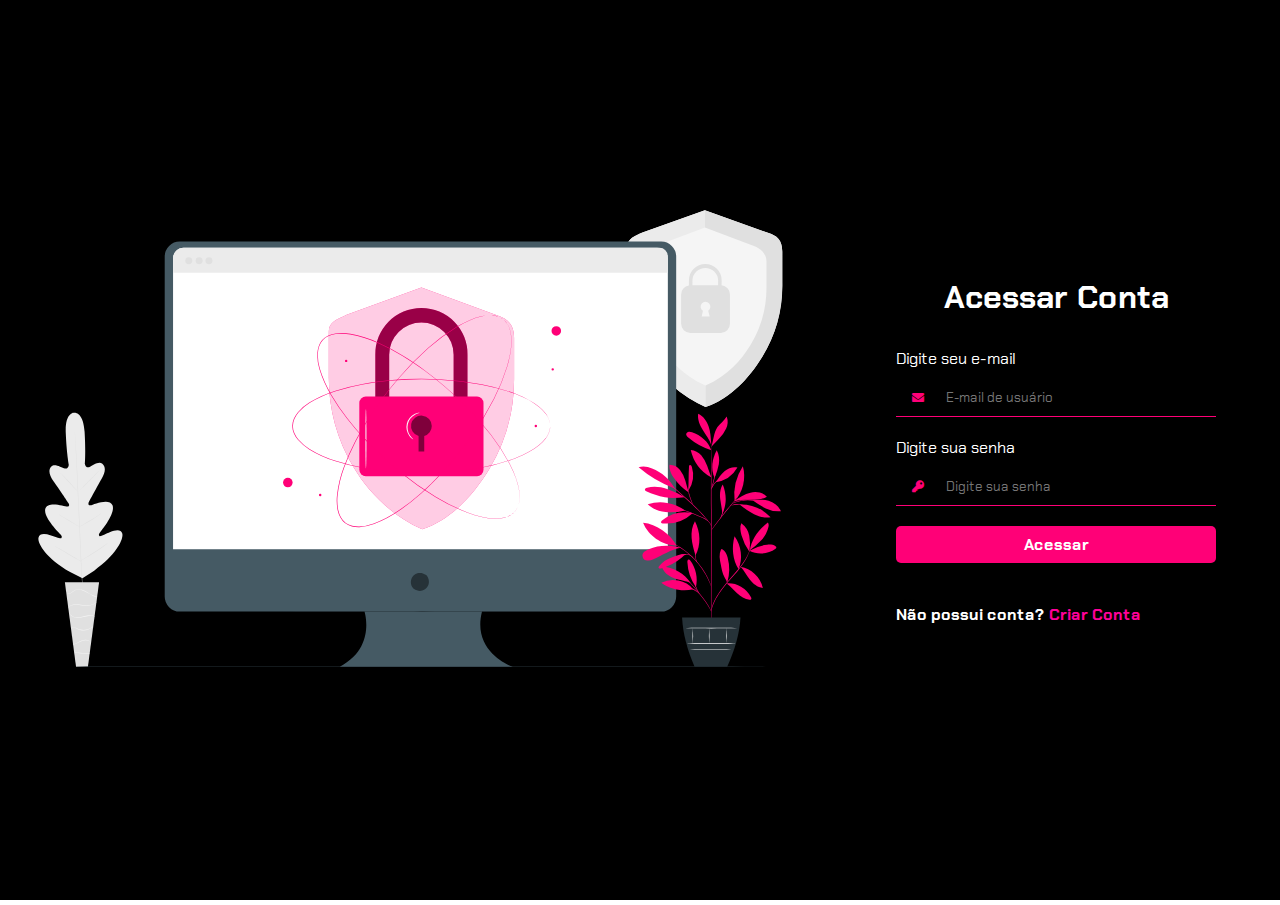
<file: login.html>
<!DOCTYPE html>
<html lang="en">

<head>
    <meta charset="UTF-8">
    <meta http-equiv="X-UA-Compatible" content="IE=edge">
    <meta name="viewport" content="width=device-width, initial-scale=1.0">
    <link rel="stylesheet" href="https://cdnjs.cloudflare.com/ajax/libs/font-awesome/5.15.3/css/all.min.css">
    <link rel="stylesheet" href="css/auth.css">
    <title>Acessar Conta</title>
</head>

<body>
    <div class="container">
        <div class="left">
            <img src="img/auth.svg" alt="">
        </div>
        <div class="right">
            <h1>Acessar Conta</h1>
            <div class="input-field">
                <label>Digite seu e-mail</label>
                <input type="email" id="loginemail" placeholder="E-mail de usuário">
                <i class="fas fa-envelope"></i>
            </div>
            <div class="input-field">
                <label>Digite sua senha</label>
                <input name="passw" type="password" id="loginpassword" placeholder="Digite sua senha">
                <i class="fas fa-key"></i>
            </div>
            <div class="input-field">
                <button id="login" onclick="userLogin()">Acessar</button>
            </div>
            <br />
            <p>Não possui conta? <a href="register.html"> Criar Conta</a></p>
        </div>
    </div>
    <script src="js/middleware/isAuth.js"></script>
    <script src="js/user.js"></script>
</body>
</html>
</file>
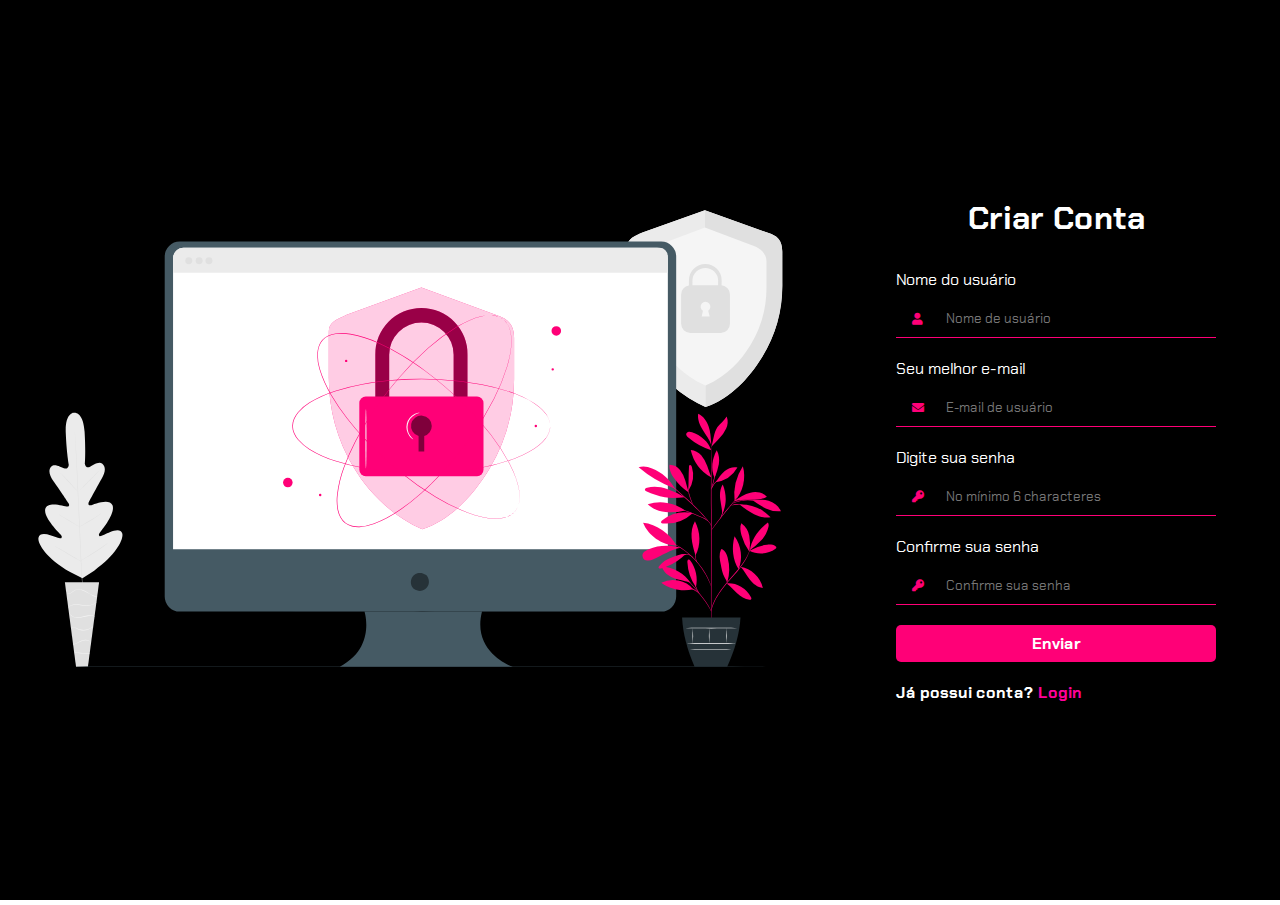
<file: register.html>
<!DOCTYPE html>
<html lang="en">

<head>
    <meta charset="UTF-8">
    <meta http-equiv="X-UA-Compatible" content="IE=edge">
    <meta name="viewport" content="width=device-width, initial-scale=1.0">
    <link rel="stylesheet" href="https://cdnjs.cloudflare.com/ajax/libs/font-awesome/5.15.3/css/all.min.css">
    <link rel="stylesheet" href="css/auth.css">
    <title>Registro de usuários</title>
</head>

<body>
    <div class="container">
       <div class="left">
           <img src="img/auth.svg" alt="">
       </div>
       <div class="right">
        <h1>Criar Conta</h1>
        <div class="input-field">
            <label>Nome do usuário</label>
            <input type="text" id="name" placeholder="Nome de usuário">
            <i class="fas fa-user"></i>
        </div>
        <div class="input-field">
            <label>Seu melhor e-mail</label>
            <input type="email" id="email" placeholder="E-mail de usuário">
            <i class="fas fa-envelope"></i>
        </div>
        <div class="input-field">
            <label>Digite sua senha</label>
            <input type="password" id="password" placeholder="No mínimo 6 characteres">
            <i class="fas fa-key"></i>
        </div>
        <div class="input-field">
            <label>Confirme sua senha</label>
            <input type="password" id="confPassword" placeholder="Confirme sua senha">
            <i class="fas fa-key"></i>
        </div>
        <div class="input-field">
            <button id="register" onclick="userRegister()">Enviar</button>
        </div>
        <p>Já possui conta? <a href="login.html">Login</a></p>
    </div>
    </div>
    <script src="js/middleware/isAuth.js"></script>
    <script src="js/user.js"></script>
</body>
</html>
</file>
<file: css/auth.css>
@import url('https://fonts.googleapis.com/css2?family=Chakra+Petch&display=swap');
:root {
    --pink: #ff0077;
}

* {
    margin: 0;
    padding: 0;
    box-sizing: border-box;
    font-family: "Chakra Petch", sans-serif;
}

.container {
    display: flex;
    height: 100vh;
    background: #000;
}

.left{
    width:65%;
}

.left img{
    width:100%;
    height:100%;
}

.right {
    width:35%;
    display: flex;
    flex-direction: column;
    margin:auto;
    padding:5%;
}

h1 {
    text-align: center;
    margin-bottom: 30px;
    color: #fff;
}

.input-field {
    position:relative;
    display: flex;
    flex-direction: column;
    margin-bottom: 20px;
}

.input-field label{
    margin-bottom: 10px;
    color:#fff;
}

.input-field input {
    padding:10px 10px 10px 50px;
    border:none;
    border-bottom:1px solid var(--pink);
    background: transparent;
    color:#fff;
    outline:none;
    transition:all ease 0.5s;
}
 .input-field input:focus{
    border-bottom:1px solid #fff;
}

.input-field i.fas{
    position:absolute;
    top:44px;
    left:16px;
    color:var(--pink);
    font-size:12px;
}

.input-field i.far{
    position:absolute;
    top:44px;
    right:16px;
    color:var(--pink);
    font-size:12px;
    cursor:pointer;
}

#hide{
    display: none;
}

.input-field button {
    background: var(--pink);
    border-radius: 5px;
    border: none;
    outline: none;
    padding: 8px;
    color: #fff;
    font-size: 16px;
    font-weight: bold;
    cursor: pointer;
}

p{
    color:#fff;
    font-weight: bold;
}

a{
    color:#ff0099;
    text-decoration: none;
}

a:hover {
    text-decoration: underline;
}

@media(max-width:870px) {
    .left{
        display: none;
    }
    .right {
        width:350px;
        padding: 0;
    }
}

@media(max-width:450px){
    .right{
        width:90%;
    }
}
</file>
